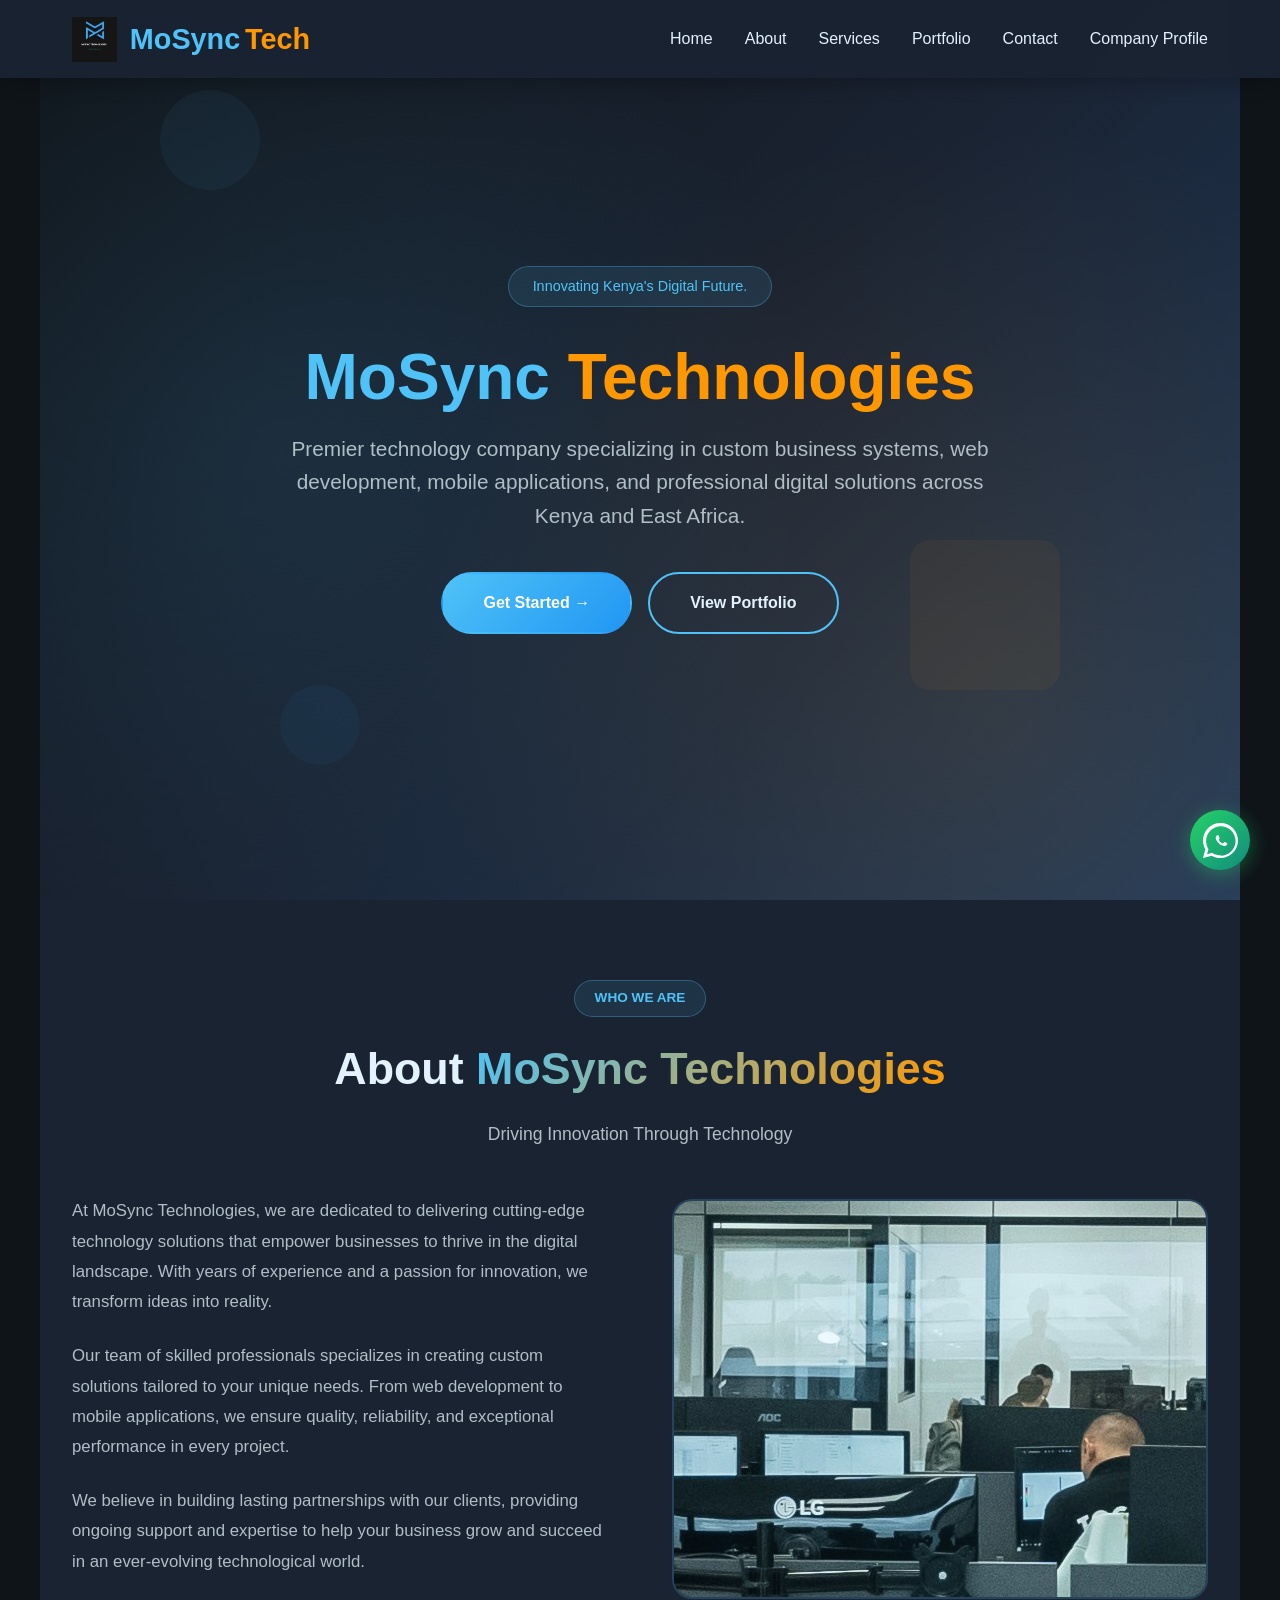
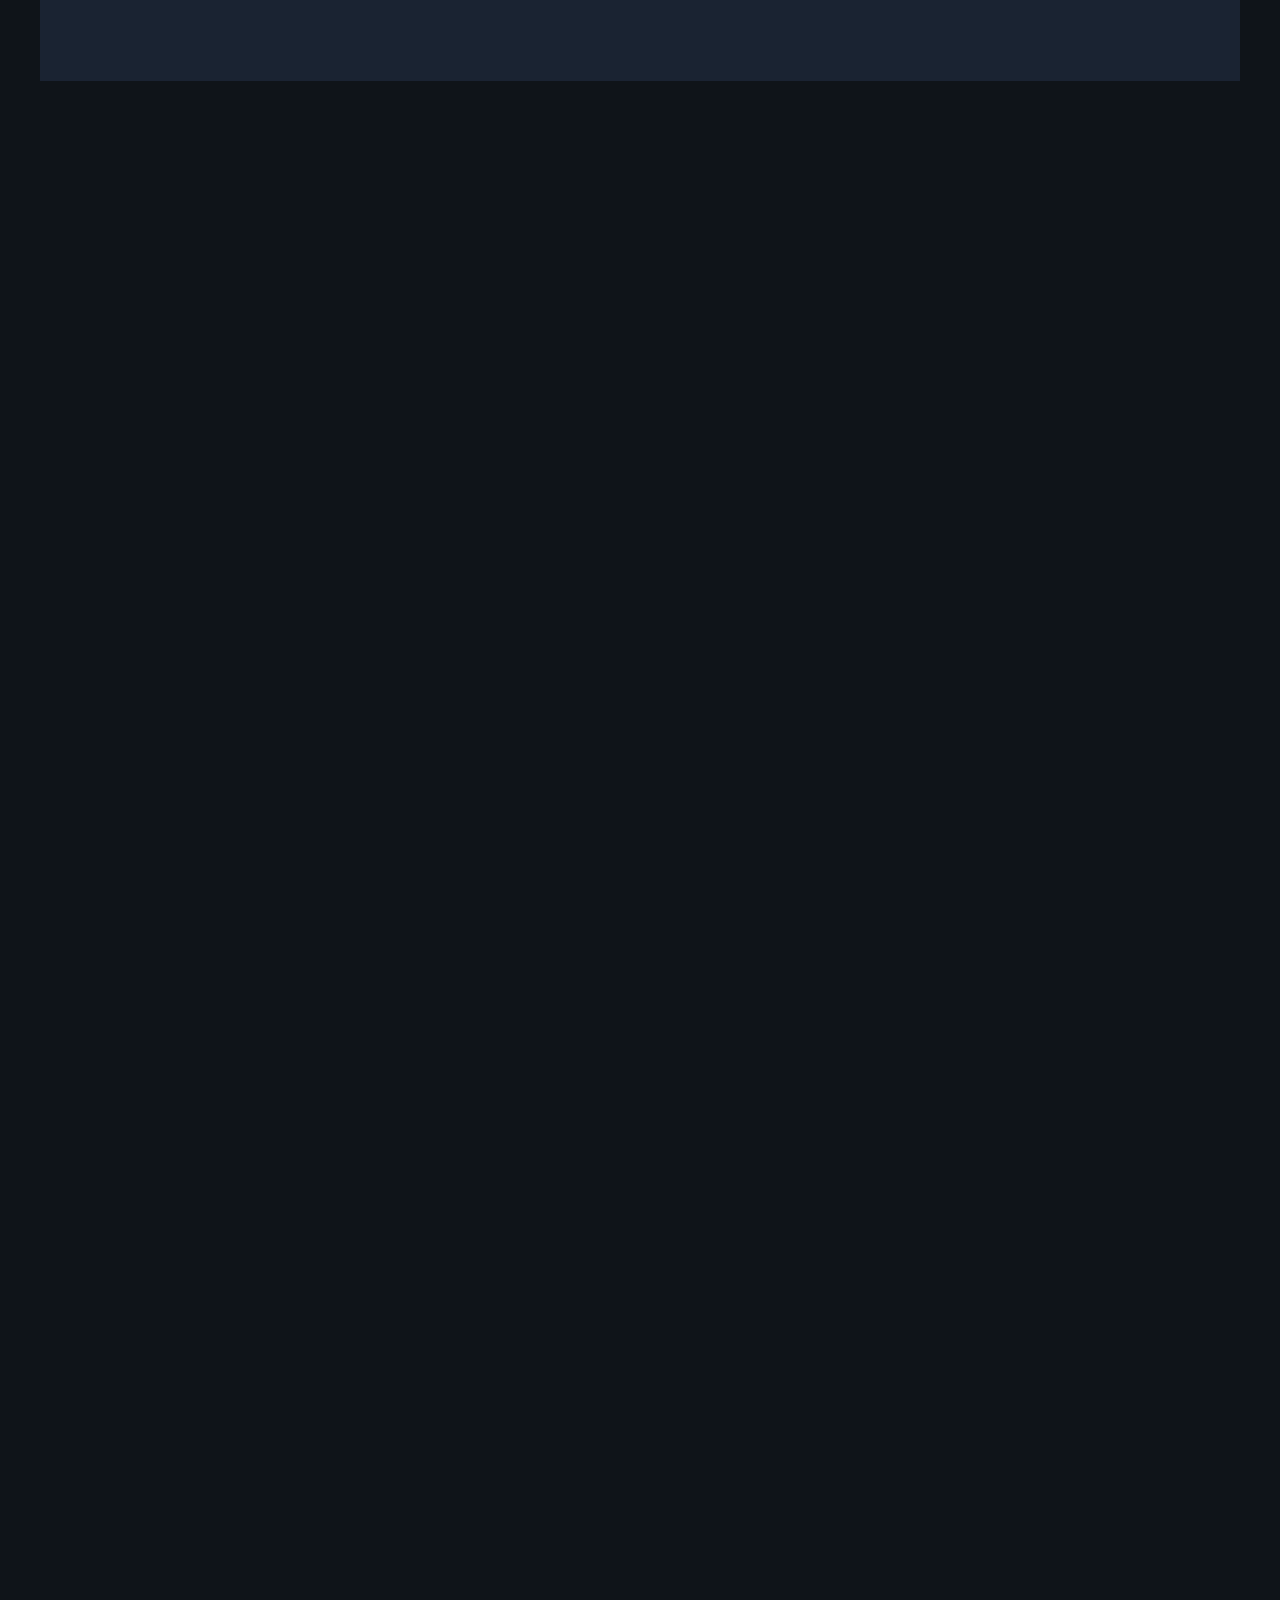
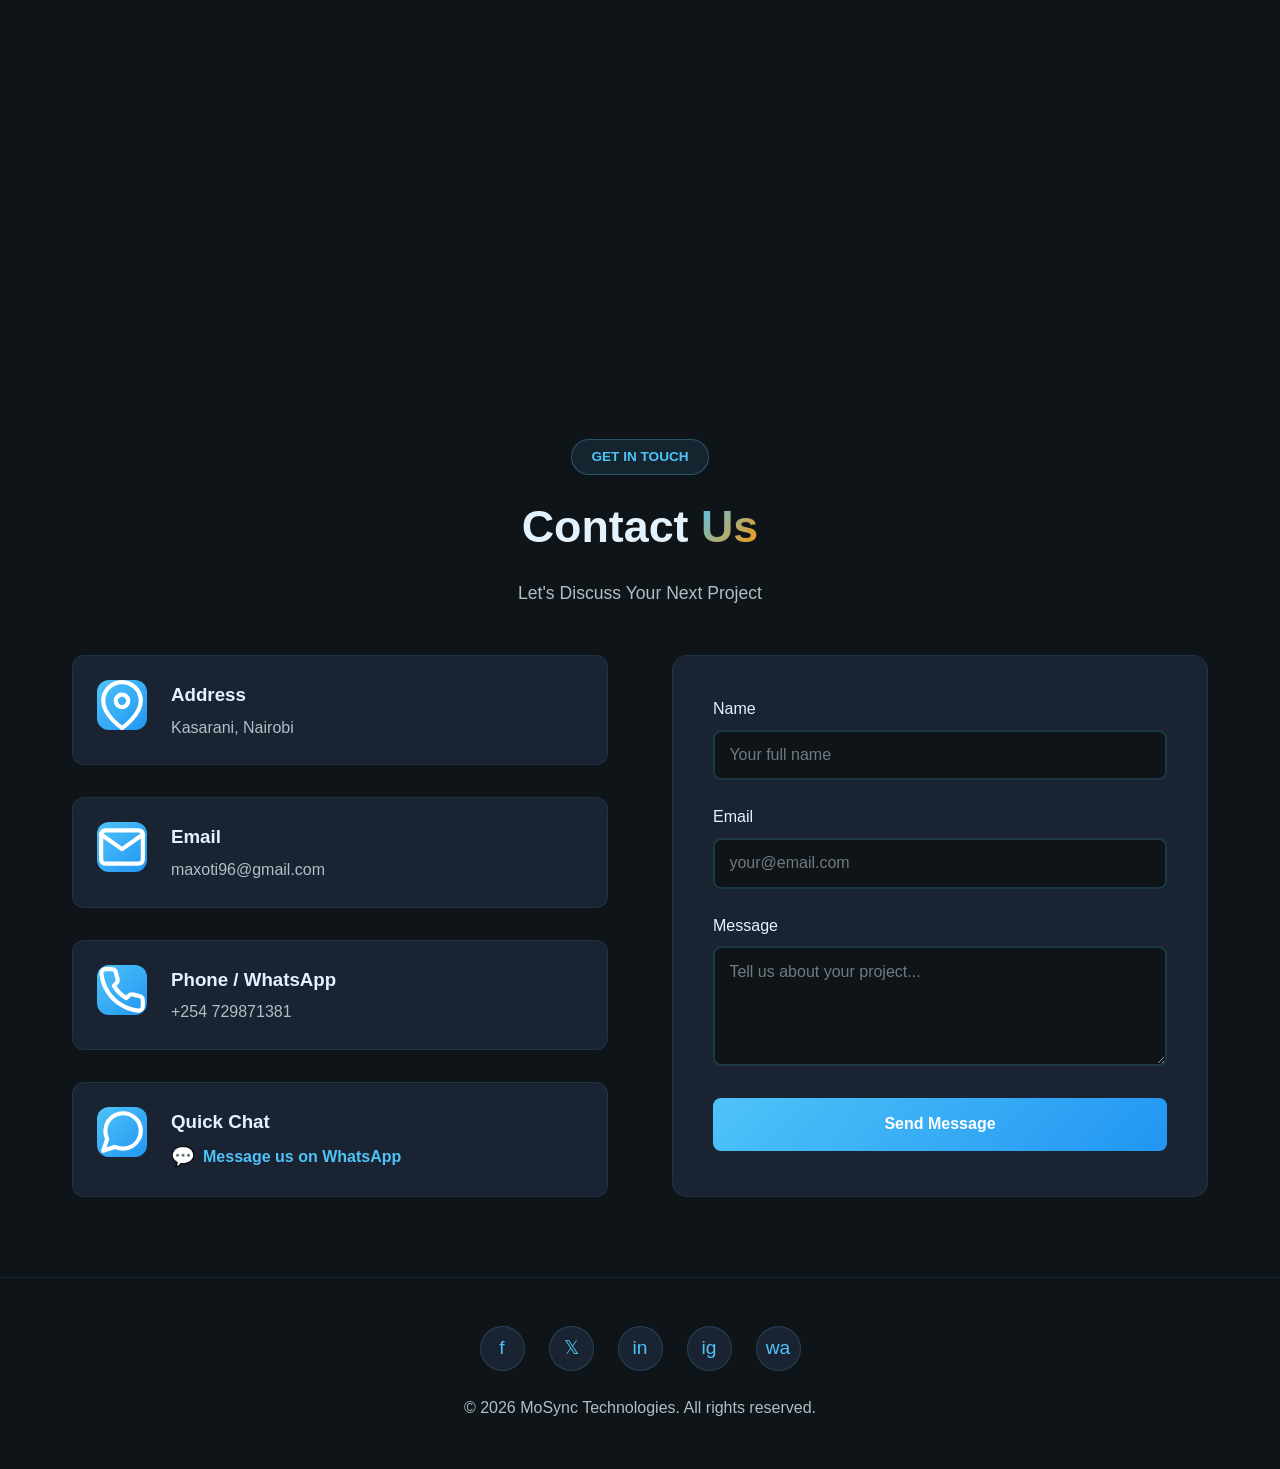
<file: index.html>
<!DOCTYPE html>
<html lang="en">
<head>
    <meta charset="UTF-8">
    <meta name="viewport" content="width=device-width, initial-scale=1.0">
    <meta name="description" content="MoSync Technologies - Premier technology company specializing in custom business systems like E-Commerce web development in Kenya.">
    <meta name="keywords" content="web development, Kenya, technology solutions, custom software">
    <title>MoSync Technologies - Innovative Tech Solutions</title>
    <link rel="icon" type="image/png" href="images/portfolio/logo.png">
    <link rel="stylesheet" href="style.css">
</head>
<body>
    <!-- Navigation -->
    <nav id="navbar">
        <div class="nav-container">
            <a href="#home" class="logo">
                <img src="images/portfolio/logo.png" alt="MoSync Technologies Logo">
                <div class="logo-text">
                    <span>MoSync</span>
                    <span>Tech</span>
                </div>
            </a>
            <ul class="nav-links" id="navLinks">
                <li><a href="#home">Home</a></li>
                <li><a href="#about">About</a></li>
                <li><a href="#services">Services</a></li>
                <li><a href="#portfolio">Portfolio</a></li>
                <li><a href="#contact">Contact</a></li>
                <li><a href="company-profile.html">Company Profile</a></li>
            </ul>
            <div class="menu-toggle" id="menuToggle">
                <span></span>
                <span></span>
                <span></span>
            </div>
        </div>
    </nav>

    <!-- Hero Section -->
    <section class="hero" id="home">
        <div class="shape"></div>
        <div class="shape"></div>
        <div class="shape"></div>

        <div class="hero-content">
            <div class="hero-badge">
                Innovating Kenya's Digital Future.
            </div>
            <h1>
                <span class="highlight-cyan">MoSync</span>
                <span class="highlight-orange">Technologies</span>
            </h1>
            <p>Premier technology company specializing in custom business systems, web development, mobile applications, and professional digital solutions across Kenya and East Africa.</p>
            <div class="hero-buttons">
                <a href="#contact" class="btn btn-primary">Get Started →</a>
                <a href="#portfolio" class="btn btn-secondary">View Portfolio</a>
            </div>
        </div>
    </section>

    <!-- About Section -->
    <section id="about">
        <div style="text-align: center;">
            <span class="section-badge">WHO WE ARE</span>
        </div>
        <h2 class="section-title">About <span class="highlight">MoSync Technologies</span></h2>
        <p class="section-subtitle">Driving Innovation Through Technology</p>
        <div class="about-content">
            <div class="about-text">
                <p>At MoSync Technologies, we are dedicated to delivering cutting-edge technology solutions that empower businesses to thrive in the digital landscape. With years of experience and a passion for innovation, we transform ideas into reality.</p>
                <p>Our team of skilled professionals specializes in creating custom solutions tailored to your unique needs. From web development to mobile applications, we ensure quality, reliability, and exceptional performance in every project.</p>
                <p>We believe in building lasting partnerships with our clients, providing ongoing support and expertise to help your business grow and succeed in an ever-evolving technological world.</p>
            </div>
            <div class="about-image">
                <img src="images/portfolio/unsplash.jpg" alt="MoSync Technologies Team">
            </div>
        </div>
    </section>

    <!-- Services Section -->
    <section id="services">
        <div style="text-align: center;">
            <span class="section-badge">WHAT WE DO</span>
        </div>
        <h2 class="section-title">Our <span class="highlight">Services</span></h2>
        <p class="section-subtitle">Comprehensive Solutions for Your Business</p>
        <div class="services-grid">
            <div class="service-card">
                <div class="service-icon"><svg viewBox="0 0 24 24" fill="none" stroke="currentColor" stroke-width="2" stroke-linecap="round" stroke-linejoin="round" aria-hidden="true"><polyline points="16 18 22 12 16 6"/><polyline points="8 6 2 12 8 18"/></svg></div>
                <h3>Web Development</h3>
                <p>Custom websites and web applications built with modern technologies, ensuring responsive design, optimal performance, and seamless user experience across all devices.</p>
            </div>
            <div class="service-card">
                <div class="service-icon"><svg viewBox="0 0 24 24" fill="none" stroke="currentColor" stroke-width="2" stroke-linecap="round" stroke-linejoin="round" aria-hidden="true"><circle cx="9" cy="21" r="1"/><circle cx="20" cy="21" r="1"/><path d="M1 1h4l2.68 13.39a2 2 0 0 0 2 1.61h9.72a2 2 0 0 0 2-1.61L23 6H6"/></svg></div>
                <h3>E-Commerce Solutions</h3>
                <p>Full-featured online stores with secure payment integration, inventory management, and user-friendly shopping experiences to boost your online sales.</p>
            </div>
            <div class="service-card">
                <div class="service-icon"><svg viewBox="0 0 24 24" fill="none" stroke="currentColor" stroke-width="2" stroke-linecap="round" stroke-linejoin="round" aria-hidden="true"><rect x="2" y="3" width="20" height="14" rx="2"/><line x1="8" y1="21" x2="16" y2="21"/><line x1="12" y1="17" x2="12" y2="21"/></svg></div>
                <h3>Desktop Applications</h3>
                <p>Powerful desktop software solutions & systems tailored to your business needs, offering robust functionality, data security, and seamless integration with existing systems.</p>
            </div>
        </div>
    </section>

    <!-- Portfolio Section -->
    <section id="portfolio">
        <div style="text-align: center;">
            <span class="section-badge">OUR WORK</span>
        </div>
        <h2 class="section-title">Featured <span class="highlight">Projects</span></h2>
        <p class="section-subtitle">Recent Projects We're Proud Of</p>
        <div class="portfolio-grid">

            <div class="portfolio-item">
                <img src="images/portfolio/project1.jpeg" alt="Blessed Rebecca School website" loading="lazy">
                <div class="portfolio-overlay">
                    <h3>School Website</h3>
                    <p>Full-featured school website</p>
                </div>
            </div>

            <div class="portfolio-item">
                <img src="images/portfolio/project2.jpeg" alt="Fashion store e-commerce website" loading="lazy">
                <div class="portfolio-overlay">
                    <h3>Fashion Store</h3>
                    <p>A full-featured e-commerce platform that works 24/7</p>
                </div>
            </div>

            <div class="portfolio-item">
                <img src="images/portfolio/project3.jpeg" alt="Online clothing store with product catalogue" loading="lazy">
                <div class="portfolio-overlay">
                    <h3>Online Clothing Store</h3>
                    <p>Real-time analytics web e-commerce app</p>
                </div>
            </div>

            <div class="portfolio-item">
                <img src="images/portfolio/project4.jpeg" alt="Bus booking web application" loading="lazy">
                <div class="portfolio-overlay">
                    <h3>Bus Booking App</h3>
                    <p>Cross-platform web-based solution</p>
                </div>
            </div>

            <div class="portfolio-item">
                <img src="images/portfolio/project5.png" alt="IT equipment e-commerce store" loading="lazy">
                <div class="portfolio-overlay">
                    <h3>IT Equipment Store</h3>
                    <p>Custom e-commerce web-based solution</p>
                </div>
            </div>

            <div class="portfolio-item portfolio-item--desktop">
                <img src="images/portfolio/project6.jpeg" alt="Hospital management system desktop application" loading="lazy">
                <div class="portfolio-overlay">
                    <h3>Hospital Management System</h3>
                    <p>Custom business management solution</p>
                </div>
            </div>

            <div class="portfolio-item portfolio-item--desktop">
                <img src="images/portfolio/project7.jpeg" alt="School fee management desktop application" loading="lazy">
                <div class="portfolio-overlay">
                    <h3>School Management System</h3>
                    <p>Full desktop app for school management</p>
                </div>
            </div>

            <div class="portfolio-item">
                <img src="images/portfolio/revisionhub.jpeg" alt="RevisionHub project" loading="lazy">
                <div class="portfolio-overlay">
                    <h3>RevisionHub</h3>
                    <p>online platform for educational content distribution and payment processing</p>
                </div>
            </div>

            <div class="portfolio-item">
                <img src="images/portfolio/edusynchub.jpeg" alt="EdusyncHub project" loading="lazy">
                <div class="portfolio-overlay">
                    <h3>EdusyncHub</h3>
                    <p>multitenant online platform for educational content distribution and payment processing</p>
                </div>
            </div>

        </div>
    </section>

    <!-- Contact Section -->
    <section id="contact">
        <div style="text-align: center;">
            <span class="section-badge">GET IN TOUCH</span>
        </div>
        <h2 class="section-title">Contact <span class="highlight">Us</span></h2>
        <p class="section-subtitle">Let's Discuss Your Next Project</p>
        <div class="contact-container">
            <div class="contact-info">
                <div class="contact-item">
                    <div class="contact-icon"><svg viewBox="0 0 24 24" fill="none" stroke="currentColor" stroke-width="2" stroke-linecap="round" stroke-linejoin="round" aria-hidden="true"><path d="M21 10c0 7-9 13-9 13s-9-6-9-13a9 9 0 0 1 18 0z"/><circle cx="12" cy="10" r="3"/></svg></div>
                    <div>
                        <h3>Address</h3>
                        <p>Kasarani, Nairobi</p>
                    </div>
                </div>
                <div class="contact-item">
                    <div class="contact-icon"><svg viewBox="0 0 24 24" fill="none" stroke="currentColor" stroke-width="2" stroke-linecap="round" stroke-linejoin="round" aria-hidden="true"><path d="M4 4h16c1.1 0 2 .9 2 2v12c0 1.1-.9 2-2 2H4c-1.1 0-2-.9-2-2V6c0-1.1.9-2 2-2z"/><polyline points="22,6 12,13 2,6"/></svg></div>
                    <div>
                        <h3>Email</h3>
                        <p>maxoti96@gmail.com</p>
                    </div>
                </div>
                <div class="contact-item">
                    <div class="contact-icon"><svg viewBox="0 0 24 24" fill="none" stroke="currentColor" stroke-width="2" stroke-linecap="round" stroke-linejoin="round" aria-hidden="true"><path d="M22 16.92v3a2 2 0 0 1-2.18 2 19.79 19.79 0 0 1-8.63-3.07 19.5 19.5 0 0 1-6-6 19.79 19.79 0 0 1-3.07-8.67A2 2 0 0 1 4.11 2h3a2 2 0 0 1 2 1.72c.127.96.361 1.903.7 2.81a2 2 0 0 1-.45 2.11L8.09 9.91a16 16 0 0 0 6 6l1.27-1.27a2 2 0 0 1 2.11-.45c.907.339 1.85.573 2.81.7A2 2 0 0 1 22 16.92z"/></svg></div>
                    <div>
                        <h3>Phone / WhatsApp</h3>
                        <p>+254 729871381</p>
                    </div>
                </div>
                <div class="contact-item">
                    <div class="contact-icon"><svg viewBox="0 0 24 24" fill="none" stroke="currentColor" stroke-width="2" stroke-linecap="round" stroke-linejoin="round" aria-hidden="true"><path d="M21 11.5a8.38 8.38 0 0 1-.9 3.8 8.5 8.5 0 0 1-7.6 4.7 8.38 8.38 0 0 1-3.8-.9L3 21l1.9-5.7a8.38 8.38 0 0 1-.9-3.8 8.5 8.5 0 0 1 4.7-7.6 8.38 8.38 0 0 1 3.8-.9h.5a8.48 8.48 0 0 1 8 8v.5z"/></svg></div>
                    <div>
                        <h3>Quick Chat</h3>
                        <p><a href="https://wa.me/254729871381?text=Hello%20MoSync%20Technologies!%20I'm%20interested%20in%20your%20services." target="_blank" rel="noopener" class="whatsapp-link">Message us on WhatsApp</a></p>
                    </div>
                </div>
            </div>
            <form class="contact-form" id="contactForm">
                <div class="form-group">
                    <label for="name">Name</label>
                    <input type="text" id="name" name="name" required placeholder="Your full name">
                </div>
                <div class="form-group">
                    <label for="email">Email</label>
                    <input type="email" id="email" name="email" required placeholder="your@email.com">
                </div>
                <div class="form-group">
                    <label for="message">Message</label>
                    <textarea id="message" name="message" required placeholder="Tell us about your project..."></textarea>
                </div>
                <button type="submit" class="submit-btn">Send Message</button>
            </form>
        </div>
    </section>

    <!-- Footer -->
    <footer>
        <div class="social-links">
            <a href="#" title="Facebook" aria-label="Facebook">f</a>
            <a href="#" title="Twitter" aria-label="Twitter">𝕏</a>
            <a href="#" title="LinkedIn" aria-label="LinkedIn">in</a>
            <a href="#" title="Instagram" aria-label="Instagram">ig</a>
            <a href="https://wa.me/254729871381" title="WhatsApp" aria-label="WhatsApp" target="_blank" rel="noopener">wa</a>
        </div>
        <p>&copy; 2026 MoSync Technologies. All rights reserved.</p>
    </footer>

    <!-- Floating WhatsApp Button -->
    <a href="https://wa.me/254729871381?text=Hello%20MoSync%20Technologies!%20I'm%20interested%20in%20your%20services."
       class="whatsapp-float"
       target="_blank"
       rel="noopener"
       aria-label="Chat on WhatsApp">
        <svg viewBox="0 0 32 32" class="whatsapp-icon">
            <path fill="currentColor" d="M16 0c-8.837 0-16 7.163-16 16 0 2.825 0.737 5.607 2.137 8.048l-2.137 7.952 7.933-2.127c2.42 1.37 5.173 2.127 8.067 2.127 8.837 0 16-7.163 16-16s-7.163-16-16-16zM16 29.467c-2.482 0-4.908-0.646-7.07-1.87l-0.507-0.292-4.713 1.262 1.262-4.669-0.292-0.508c-1.207-2.100-1.847-4.507-1.847-6.957 0-7.384 6.083-13.467 13.467-13.467s13.467 6.083 13.467 13.467-6.083 13.467-13.467 13.467zM21.7 18.217c-0.261-0.13-1.533-0.756-1.771-0.844-0.238-0.087-0.411-0.13-0.585 0.13s-0.672 0.844-0.824 1.018c-0.152 0.174-0.304 0.196-0.565 0.065s-1.101-0.406-2.096-1.294c-0.776-0.692-1.3-1.547-1.453-1.807s-0.017-0.402 0.114-0.533c0.117-0.116 0.261-0.304 0.391-0.456s0.174-0.261 0.261-0.435c0.087-0.174 0.043-0.326-0.022-0.456s-0.585-1.411-0.802-1.933c-0.211-0.509-0.426-0.44-0.585-0.448-0.152-0.008-0.326-0.009-0.5-0.009s-0.456 0.065-0.694 0.326c-0.239 0.261-0.911 0.889-0.911 2.168s0.933 2.516 1.063 2.688c0.13 0.174 1.837 2.806 4.45 3.935 0.622 0.269 1.107 0.43 1.485 0.551 0.624 0.198 1.192 0.171 1.641 0.104 0.5-0.076 1.533-0.628 1.75-1.235s0.217-1.127 0.152-1.235c-0.065-0.109-0.239-0.174-0.5-0.304z"/>
        </svg>
    </a>

    <script src="script.js"></script>
</body>
</html>
</file>
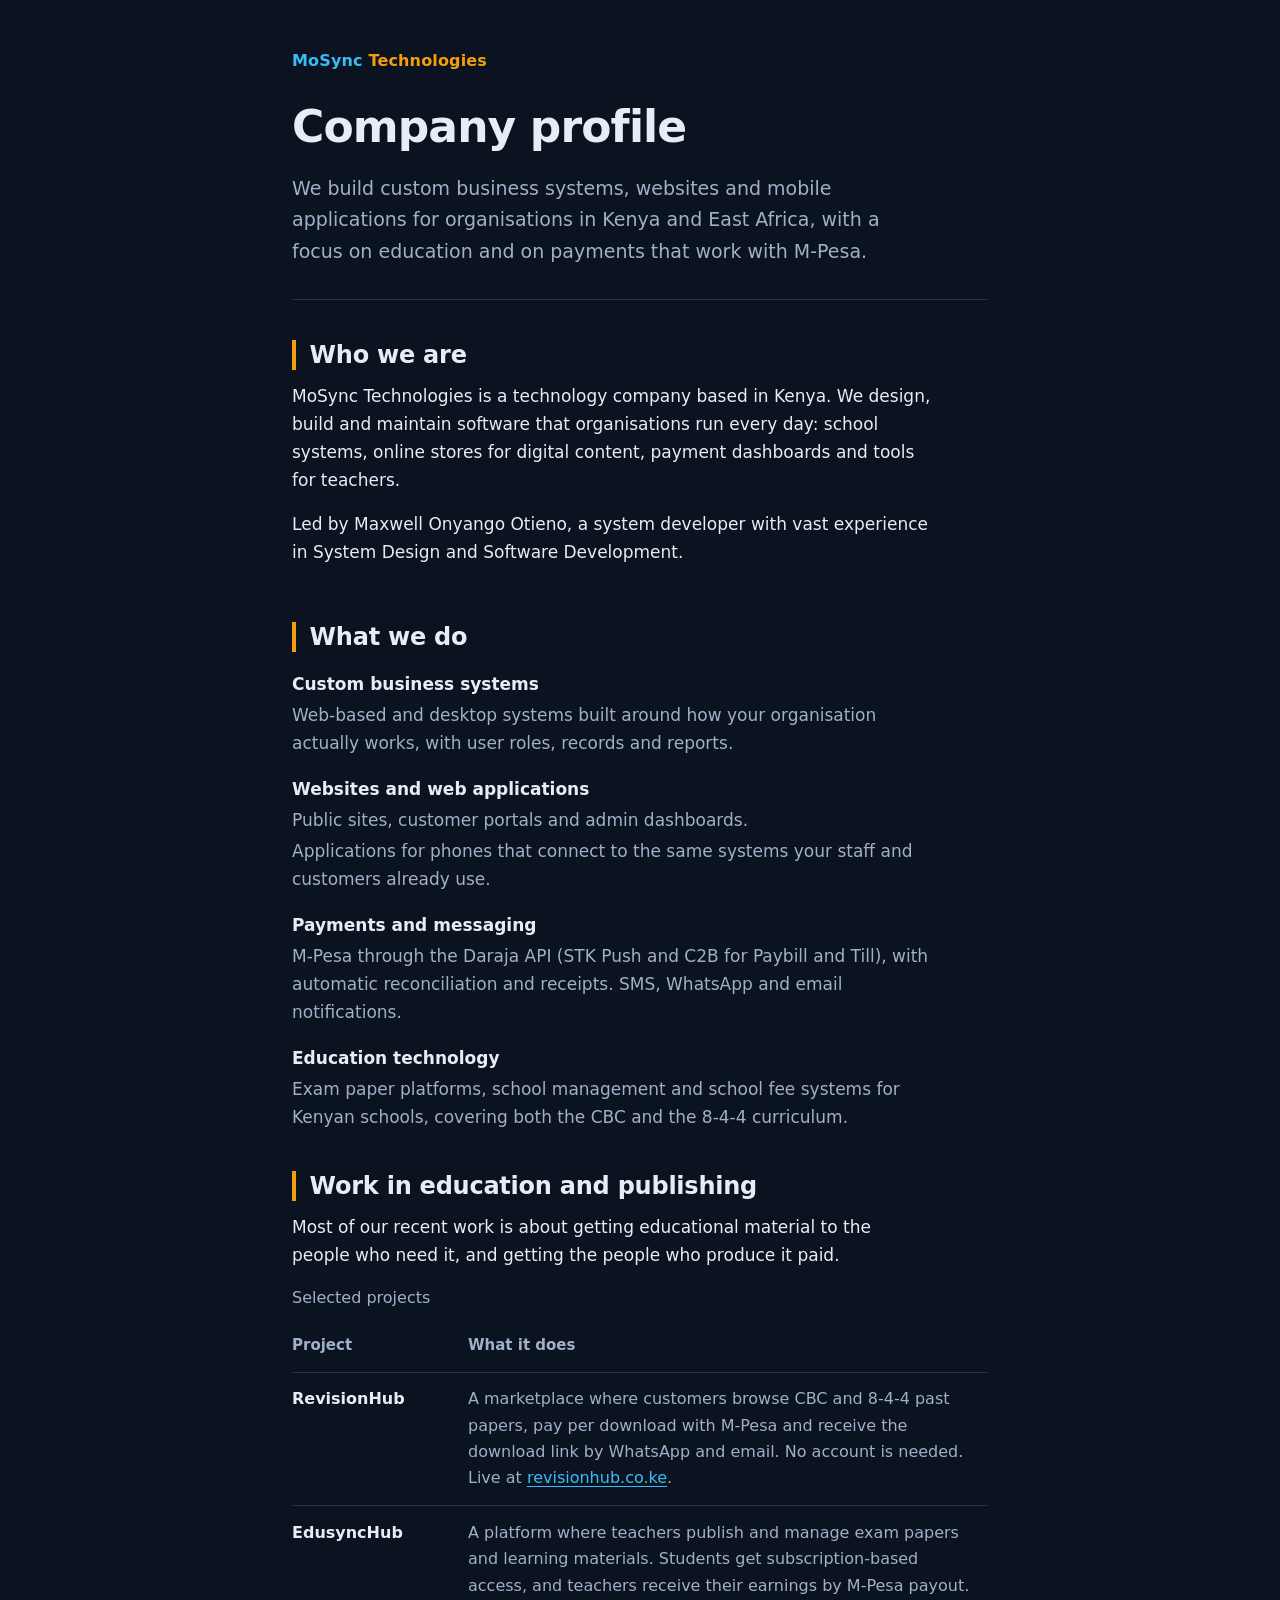
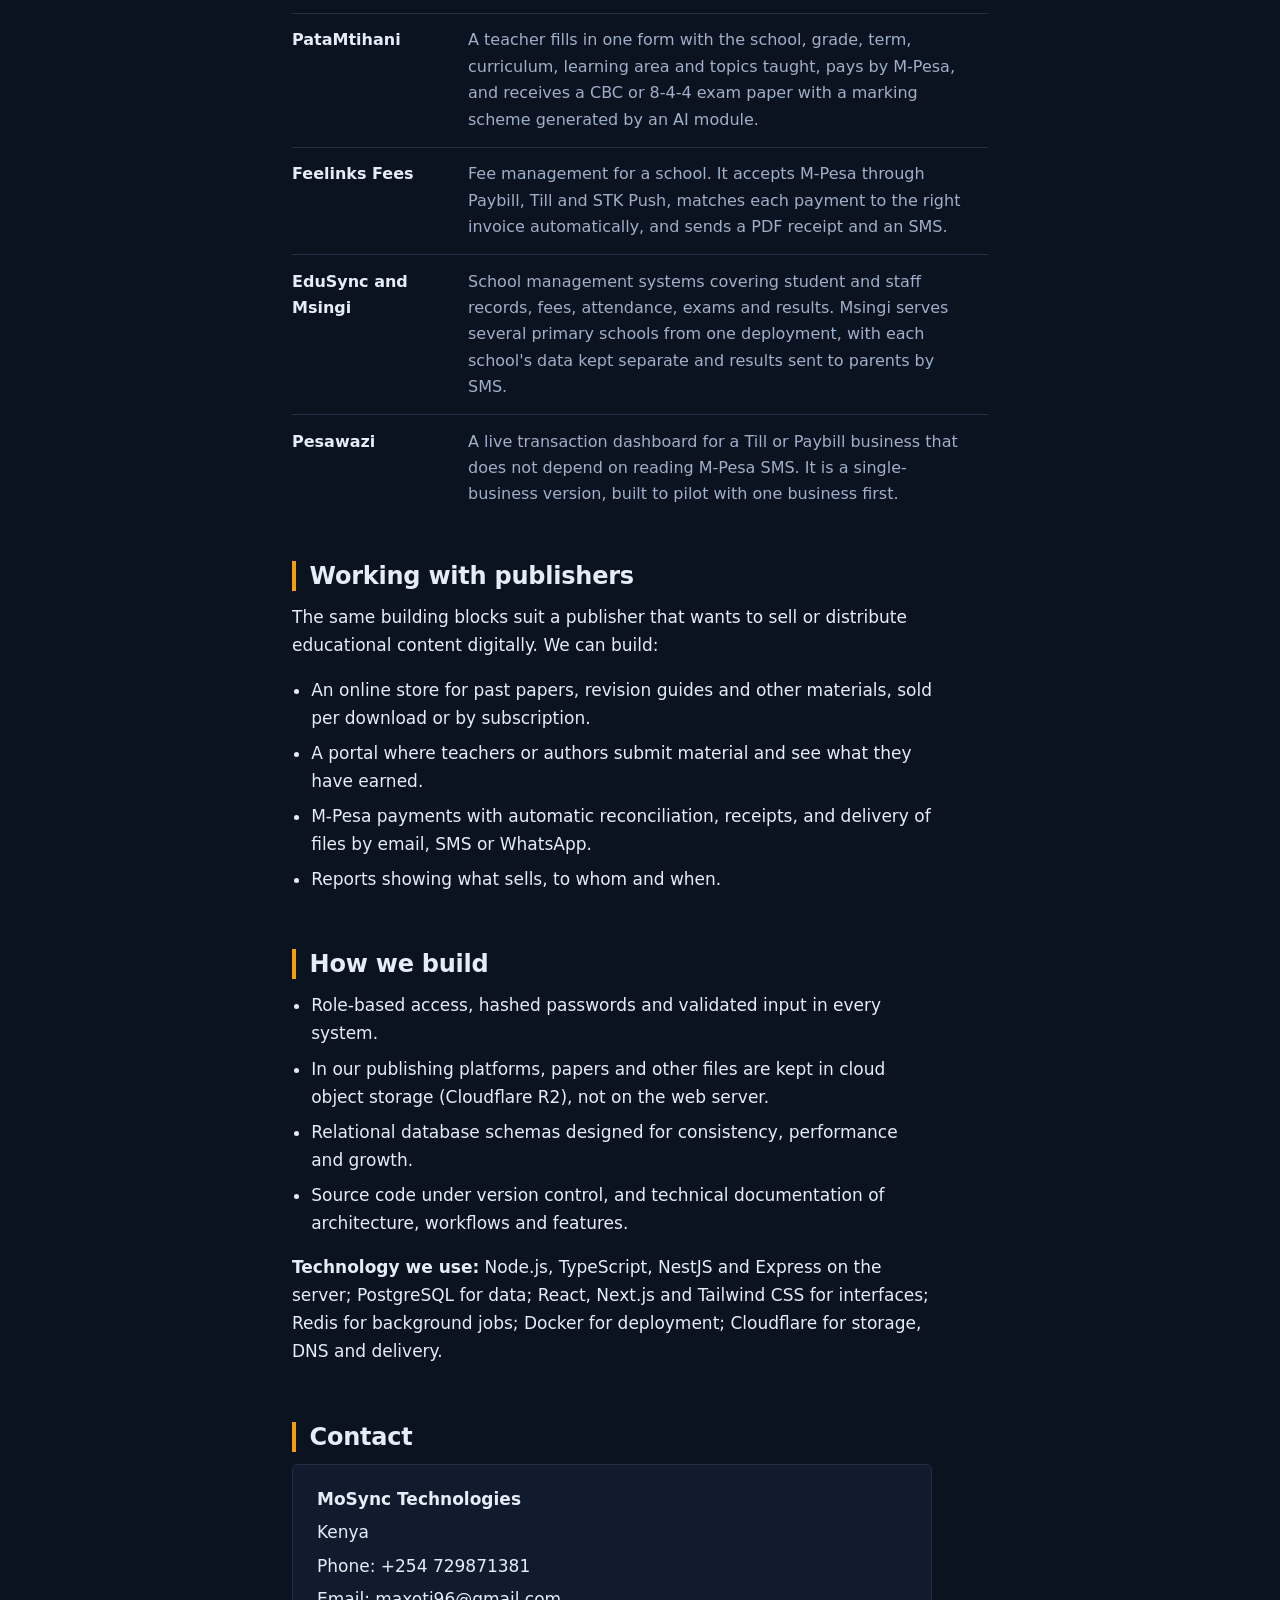
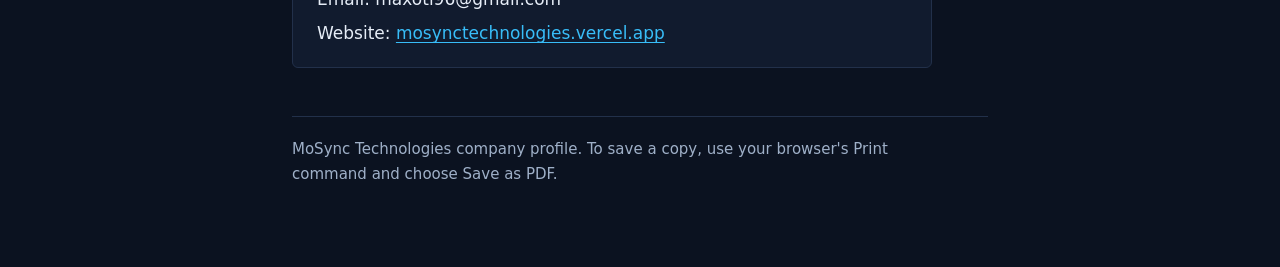
<file: company-profile.html>
<!DOCTYPE html>
<html lang="en">
<head>
<meta charset="utf-8">
<meta name="viewport" content="width=device-width, initial-scale=1">
<title>MoSync Technologies company profile</title>
<meta name="description" content="Company profile of MoSync Technologies: custom business systems, web development, mobile applications and education technology across Kenya and East Africa.">
<!--
  TODO before publishing:
  1. Replace the three bracketed contact details in the Contact section.
  2. Confirm that the "Led by" line in "Who we are" is how you want to be named.
  3. Optional: swap the text wordmark in the header for your logo image.
-->
<style>
  :root {
    --bg: #0b1220;
    --panel: #111b2e;
    --line: #22304a;
    --text: #e6edf7;
    --muted: #9fb0c8;
    --blue: #38bdf8;
    --orange: #f59e0b;
  }
  * { box-sizing: border-box; }
  html { -webkit-text-size-adjust: 100%; }
  body {
    margin: 0;
    background: var(--bg);
    color: var(--text);
    font-family: Inter, system-ui, -apple-system, "Segoe UI", Roboto, "Helvetica Neue", Arial, sans-serif;
    font-size: 1.0625rem;
    line-height: 1.65;
  }
  a { color: var(--blue); text-underline-offset: 3px; }
  a:hover { color: var(--orange); }
  a:focus-visible { outline: 3px solid var(--orange); outline-offset: 3px; border-radius: 2px; }

  .page { max-width: 46rem; margin: 0 auto; padding: 3rem 1.25rem 4rem; }

  header { padding-bottom: 2rem; border-bottom: 1px solid var(--line); }
  .wordmark { margin: 0; font-size: 1rem; font-weight: 700; letter-spacing: 0.01em; }
  .wordmark .a { color: var(--blue); }
  .wordmark .b { color: var(--orange); }
  h1 {
    margin: 1.75rem 0 0;
    font-size: clamp(2rem, 5vw, 2.75rem);
    line-height: 1.15;
    font-weight: 750;
    letter-spacing: -0.02em;
  }
  .lede { margin: 1.25rem 0 0; font-size: 1.1875rem; color: var(--muted); max-width: 38rem; }

  section { padding-top: 2.5rem; }
  h2 {
    margin: 0 0 0.75rem;
    font-size: 1.5rem;
    line-height: 1.25;
    letter-spacing: -0.01em;
    padding-left: 0.85rem;
    border-left: 4px solid var(--orange);
  }
  p { margin: 0 0 1rem; max-width: 40rem; }

  dl { margin: 0; }
  dt { font-weight: 650; margin-top: 1.1rem; }
  dd { margin: 0.2rem 0 0; color: var(--muted); max-width: 40rem; }

  ul.plain { margin: 0 0 1rem; padding-left: 1.2rem; max-width: 40rem; }
  ul.plain li { margin-bottom: 0.45rem; }

  table { width: 100%; border-collapse: collapse; margin-top: 1rem; font-size: 1rem; }
  caption { text-align: left; color: var(--muted); padding-bottom: 0.5rem; }
  th, td { text-align: left; vertical-align: top; padding: 0.85rem 0.75rem 0.85rem 0; border-top: 1px solid var(--line); }
  thead th { color: var(--muted); font-weight: 600; font-size: 0.9375rem; border-top: 0; border-bottom: 1px solid var(--line); }
  tbody th { width: 11rem; font-weight: 650; }
  td { color: var(--muted); }

  .contact { background: var(--panel); border: 1px solid var(--line); border-radius: 6px; padding: 1.25rem 1.5rem; max-width: 40rem; }
  .contact p { margin: 0 0 0.35rem; }
  .contact p:last-child { margin-bottom: 0; }

  footer { margin-top: 3rem; padding-top: 1.25rem; border-top: 1px solid var(--line); color: var(--muted); font-size: 0.9375rem; }

  @media (max-width: 40rem) {
    .page { padding-top: 2rem; }
    table, tbody, tr, th, td { display: block; }
    thead { position: absolute; left: -9999px; }
    tbody th { width: auto; padding-bottom: 0.1rem; border-top: 1px solid var(--line); }
    td { border-top: 0; padding-top: 0; padding-bottom: 0.9rem; }
  }

  @media print {
    :root { --bg: #fff; --panel: #f4f6f9; --line: #cbd2dc; --text: #111; --muted: #333; --blue: #0b5f8a; --orange: #b45309; }
    body { font-size: 11pt; }
    .page { padding: 0; max-width: none; }
    a { color: inherit; }
    section, table, tr { break-inside: avoid; }
  }
</style>
</head>
<body>
<div class="page">

  <header>
    <p class="wordmark"><span class="a">MoSync</span> <span class="b">Technologies</span></p>
    <h1>Company profile</h1>
    <p class="lede">We build custom business systems, websites and mobile applications for organisations in Kenya and East Africa, with a focus on education and on payments that work with M-Pesa.</p>
  </header>

  <main>
    <section aria-labelledby="who">
      <h2 id="who">Who we are</h2>
      <p>MoSync Technologies is a technology company based in Kenya. We design, build and maintain software that organisations run every day: school systems, online stores for digital content, payment dashboards and tools for teachers.</p>
      <p>Led by Maxwell Onyango Otieno, a system developer with vast experience in System Design and Software Development.</p>
    </section>

    <section aria-labelledby="what">
      <h2 id="what">What we do</h2>
      <dl>
        <dt>Custom business systems</dt>
        <dd>Web-based and desktop systems built around how your organisation actually works, with user roles, records and reports.</dd>
        <dt>Websites and web applications</dt>
        <dd>Public sites, customer portals and admin dashboards.</dd>
        <dd>Applications for phones that connect to the same systems your staff and customers already use.</dd>
        <dt>Payments and messaging</dt>
        <dd>M-Pesa through the Daraja API (STK Push and C2B for Paybill and Till), with automatic reconciliation and receipts. SMS, WhatsApp and email notifications.</dd>
        <dt>Education technology</dt>
        <dd>Exam paper platforms, school management and school fee systems for Kenyan schools, covering both the CBC and the 8-4-4 curriculum.</dd>
      </dl>
    </section>

    <section aria-labelledby="work">
      <h2 id="work">Work in education and publishing</h2>
      <p>Most of our recent work is about getting educational material to the people who need it, and getting the people who produce it paid.</p>
      <table>
        <caption>Selected projects</caption>
        <thead>
          <tr><th scope="col">Project</th><th scope="col">What it does</th></tr>
        </thead>
        <tbody>
          <tr>
            <th scope="row">RevisionHub</th>
            <td>A marketplace where customers browse CBC and 8-4-4 past papers, pay per download with M-Pesa and receive the download link by WhatsApp and email. No account is needed. Live at <a href="https://revisionhub.co.ke/">revisionhub.co.ke</a>.</td>
          </tr>
          <tr>
            <th scope="row">EdusyncHub</th>
            <td>A platform where teachers publish and manage exam papers and learning materials. Students get subscription-based access, and teachers receive their earnings by M-Pesa payout.</td>
          </tr>
          <tr>
            <th scope="row">PataMtihani</th>
            <td>A teacher fills in one form with the school, grade, term, curriculum, learning area and topics taught, pays by M-Pesa, and receives a CBC or 8-4-4 exam paper with a marking scheme generated by an AI module.</td>
          </tr>
          <tr>
            <th scope="row">Feelinks Fees</th>
            <td>Fee management for a school. It accepts M-Pesa through Paybill, Till and STK Push, matches each payment to the right invoice automatically, and sends a PDF receipt and an SMS.</td>
          </tr>
          <tr>
            <th scope="row">EduSync and Msingi</th>
            <td>School management systems covering student and staff records, fees, attendance, exams and results. Msingi serves several primary schools from one deployment, with each school's data kept separate and results sent to parents by SMS.</td>
          </tr>
          <tr>
            <th scope="row">Pesawazi</th>
            <td>A live transaction dashboard for a Till or Paybill business that does not depend on reading M-Pesa SMS. It is a single-business version, built to pilot with one business first.</td>
          </tr>
        </tbody>
      </table>
    </section>

    <section aria-labelledby="publishers">
      <h2 id="publishers">Working with publishers</h2>
      <p>The same building blocks suit a publisher that wants to sell or distribute educational content digitally. We can build:</p>
      <ul class="plain">
        <li>An online store for past papers, revision guides and other materials, sold per download or by subscription.</li>
        <li>A portal where teachers or authors submit material and see what they have earned.</li>
        <li>M-Pesa payments with automatic reconciliation, receipts, and delivery of files by email, SMS or WhatsApp.</li>
        <li>Reports showing what sells, to whom and when.</li>
      </ul>
    </section>

    <section aria-labelledby="how">
      <h2 id="how">How we build</h2>
      <ul class="plain">
        <li>Role-based access, hashed passwords and validated input in every system.</li>
        <li>In our publishing platforms, papers and other files are kept in cloud object storage (Cloudflare R2), not on the web server.</li>
        <li>Relational database schemas designed for consistency, performance and growth.</li>
        <li>Source code under version control, and technical documentation of architecture, workflows and features.</li>
      </ul>
      <p><strong>Technology we use:</strong> Node.js, TypeScript, NestJS and Express on the server; PostgreSQL for data; React, Next.js and Tailwind CSS for interfaces; Redis for background jobs; Docker for deployment; Cloudflare for storage, DNS and delivery.</p>
    </section>

    <section aria-labelledby="contact">
      <h2 id="contact">Contact</h2>
      <div class="contact">
        <p><strong>MoSync Technologies</strong></p>
        <p>Kenya</p>
        <p>Phone: +254 729871381</p>
        <p>Email: maxoti96@gmail.com</p>
        <p>Website: <a href="https://mosynctechnologies.vercel.app/">mosynctechnologies.vercel.app</a></p>
      </div>
    </section>
  </main>

  <footer>
    <p>MoSync Technologies company profile. To save a copy, use your browser's Print command and choose Save as PDF.</p>
  </footer>

</div>
</body>
</html>
</file>
<file: style.css>
/* ===========================
   MoSync Technologies Stylesheet
   =========================== */

/* Reset & Variables */
* {
    margin: 0;
    padding: 0;
    box-sizing: border-box;
}

:root {
    --primary-cyan: #4FC3F7;
    --primary-blue: #2196F3;
    --accent-orange: #FF9800;
    --dark-navy: #1a2332;
    --darker-navy: #0f1419;
    --light-text: #E3F2FD;
    --gray-text: #B0BEC5;
}

body {
    font-family: 'Segoe UI', Tahoma, Geneva, Verdana, sans-serif;
    line-height: 1.6;
    color: var(--light-text);
    background: var(--darker-navy);
    overflow-x: hidden;
}

/* ===========================
   Navigation
   =========================== */
nav {
    position: fixed;
    top: 0;
    width: 100%;
    background: rgba(26, 35, 50, 0.95);
    backdrop-filter: blur(10px);
    box-shadow: 0 2px 20px rgba(0,0,0,0.3);
    z-index: 1000;
    transition: all 0.3s ease;
}

nav.scrolled {
    background: rgba(15, 20, 25, 0.98);
    box-shadow: 0 4px 30px rgba(79, 195, 247, 0.1);
}

.nav-container {
    max-width: 1200px;
    margin: 0 auto;
    display: flex;
    justify-content: space-between;
    align-items: center;
    padding: 1rem 2rem;
}

.logo {
    display: flex;
    align-items: center;
    gap: 0.8rem;
    text-decoration: none;
}

.logo img {
    height: 45px;
    width: auto;
    transition: transform 0.3s ease;
}

.logo:hover img {
    transform: scale(1.05);
}

.logo-text {
    display: flex;
    gap: 0.3rem;
    font-size: 1.8rem;
    font-weight: bold;
}

.logo-text span:first-child {
    color: var(--primary-cyan);
}

.logo-text span:last-child {
    color: var(--accent-orange);
}

.nav-links {
    display: flex;
    list-style: none;
    gap: 2rem;
}

.nav-links a {
    text-decoration: none;
    color: var(--light-text);
    font-weight: 500;
    transition: color 0.3s ease;
    position: relative;
}

.nav-links a:hover {
    color: var(--primary-cyan);
}

.nav-links a:after {
    content: '';
    position: absolute;
    bottom: -5px;
    left: 0;
    width: 0;
    height: 2px;
    background: linear-gradient(90deg, var(--primary-cyan), var(--accent-orange));
    transition: width 0.3s ease;
}

.nav-links a:hover:after {
    width: 100%;
}

.menu-toggle {
    display: none;
    flex-direction: column;
    cursor: pointer;
    gap: 5px;
}

.menu-toggle span {
    width: 25px;
    height: 3px;
    background: var(--primary-cyan);
    transition: 0.3s;
}

/* ===========================
   Hero Section
   =========================== */
.hero {
    min-height: 100vh;
    background: linear-gradient(135deg, var(--darker-navy) 0%, var(--dark-navy) 50%, #1e3a5f 100%);
    display: flex;
    align-items: center;
    justify-content: center;
    text-align: center;
    color: white;
    position: relative;
    overflow: hidden;
    padding: 2rem;
}

.hero::before {
    content: '';
    position: absolute;
    top: 0;
    left: 0;
    right: 0;
    bottom: 0;
    background: 
        radial-gradient(circle at 20% 50%, rgba(79, 195, 247, 0.1) 0%, transparent 50%),
        radial-gradient(circle at 80% 80%, rgba(255, 152, 0, 0.1) 0%, transparent 50%);
    pointer-events: none;
}

.hero-content {
    z-index: 2;
    max-width: 900px;
    animation: fadeInUp 1s ease;
}

.hero-badge {
    display: inline-flex;
    align-items: center;
    gap: 0.5rem;
    background: rgba(79, 195, 247, 0.1);
    border: 1px solid rgba(79, 195, 247, 0.3);
    padding: 0.5rem 1.5rem;
    border-radius: 50px;
    margin-bottom: 2rem;
    color: var(--primary-cyan);
    font-size: 0.9rem;
}

.hero h1 {
    font-size: 4rem;
    margin-bottom: 1rem;
    line-height: 1.2;
}

.hero h1 .highlight-cyan {
    color: var(--primary-cyan);
}

.hero h1 .highlight-orange {
    color: var(--accent-orange);
}

.hero p {
    font-size: 1.3rem;
    margin-bottom: 2.5rem;
    color: var(--gray-text);
    max-width: 700px;
    margin-left: auto;
    margin-right: auto;
}

.hero-buttons {
    display: flex;
    gap: 1rem;
    justify-content: center;
    flex-wrap: wrap;
}

.btn {
    display: inline-flex;
    align-items: center;
    gap: 0.5rem;
    padding: 1rem 2.5rem;
    text-decoration: none;
    border-radius: 50px;
    font-weight: 600;
    transition: all 0.3s ease;
    border: 2px solid transparent;
}

.btn-primary {
    background: linear-gradient(135deg, var(--primary-cyan), var(--primary-blue));
    color: white;
}

.btn-primary:hover {
    transform: translateY(-3px);
    box-shadow: 0 10px 30px rgba(79, 195, 247, 0.4);
}

.btn-secondary {
    background: transparent;
    color: var(--light-text);
    border: 2px solid var(--primary-cyan);
}

.btn-secondary:hover {
    background: rgba(79, 195, 247, 0.1);
    transform: translateY(-3px);
}

/* Floating shapes */
.shape {
    position: absolute;
    opacity: 0.05;
    animation: float 20s infinite ease-in-out;
}

.shape:nth-child(1) { 
    top: 10%; 
    left: 10%; 
    width: 100px; 
    height: 100px; 
    background: var(--primary-cyan); 
    border-radius: 50%;
    animation-delay: 0s; 
}
.shape:nth-child(2) { 
    top: 60%; 
    right: 15%; 
    width: 150px; 
    height: 150px; 
    background: var(--accent-orange); 
    border-radius: 20px;
    animation-delay: 3s; 
}
.shape:nth-child(3) { 
    bottom: 15%; 
    left: 20%; 
    width: 80px; 
    height: 80px; 
    background: var(--primary-blue); 
    border-radius: 50%;
    animation-delay: 6s; 
}

/* ===========================
   Section Styles
   =========================== */
section {
    padding: 5rem 2rem;
    max-width: 1200px;
    margin: 0 auto;
}

.section-badge {
    display: inline-block;
    background: rgba(79, 195, 247, 0.1);
    border: 1px solid rgba(79, 195, 247, 0.3);
    padding: 0.4rem 1.2rem;
    border-radius: 50px;
    color: var(--primary-cyan);
    font-size: 0.85rem;
    margin-bottom: 1rem;
    font-weight: 600;
}

.section-title {
    text-align: center;
    font-size: 2.8rem;
    margin-bottom: 1rem;
    color: var(--light-text);
}

.section-title .highlight {
    background: linear-gradient(135deg, var(--primary-cyan), var(--accent-orange));
    -webkit-background-clip: text;
    -webkit-text-fill-color: transparent;
    background-clip: text;
}

.section-subtitle {
    text-align: center;
    color: var(--gray-text);
    margin-bottom: 3rem;
    font-size: 1.1rem;
}

/* ===========================
   About Section
   =========================== */
#about {
    background: var(--dark-navy);
}

.about-content {
    display: grid;
    grid-template-columns: 1fr 1fr;
    gap: 4rem;
    align-items: center;
}

.about-text p {
    margin-bottom: 1.5rem;
    color: var(--gray-text);
    line-height: 1.8;
    font-size: 1.05rem;
}

.about-image {
    width: 100%;
    height: 400px;
    background: linear-gradient(135deg, rgba(79, 195, 247, 0.1) 0%, rgba(255, 152, 0, 0.1) 100%);
    border: 2px solid rgba(79, 195, 247, 0.2);
    border-radius: 20px;
    display: flex;
    align-items: center;
    justify-content: center;
    font-size: 5rem;
    position: relative;
    overflow: hidden;
}

.about-image::before {
    content: '';
    position: absolute;
    width: 200%;
    height: 200%;
    background: linear-gradient(45deg, transparent, rgba(79, 195, 247, 0.1), transparent);
    animation: shimmer 3s infinite;
}

/* ===========================
   Services Section
   =========================== */
#services {
    background: var(--darker-navy);
}

.services-grid {
    display: grid;
    grid-template-columns: repeat(auto-fit, minmax(300px, 1fr));
    gap: 2rem;
}

.service-card {
    background: var(--dark-navy);
    padding: 2.5rem;
    border-radius: 15px;
    border: 1px solid rgba(79, 195, 247, 0.1);
    transition: all 0.3s ease;
    text-align: center;
    position: relative;
    overflow: hidden;
}

.service-card::before {
    content: '';
    position: absolute;
    top: 0;
    left: 0;
    width: 100%;
    height: 3px;
    background: linear-gradient(90deg, var(--primary-cyan), var(--accent-orange));
    transform: scaleX(0);
    transition: transform 0.3s ease;
}

.service-card:hover {
    transform: translateY(-10px);
    border-color: var(--primary-cyan);
    box-shadow: 0 15px 40px rgba(79, 195, 247, 0.2);
}

.service-card:hover::before {
    transform: scaleX(1);
}

.service-icon {
    width: 70px;
    height: 70px;
    background: linear-gradient(135deg, var(--primary-cyan), var(--primary-blue));
    border-radius: 15px;
    display: flex;
    align-items: center;
    justify-content: center;
    margin: 0 auto 1.5rem;
    font-size: 2rem;
}

.service-card h3 {
    margin-bottom: 1rem;
    color: var(--light-text);
    font-size: 1.4rem;
}

.service-card p {
    color: var(--gray-text);
    line-height: 1.7;
}

/* ===========================
   Portfolio Section
   =========================== */
#portfolio {
    background: var(--dark-navy);
}

.portfolio-grid {
    display: grid;
    grid-template-columns: repeat(auto-fit, minmax(320px, 1fr));
    gap: 2rem;
}

.portfolio-item {
    position: relative;
    aspect-ratio: 16 / 10;          /* same shape for every card, replaces height: 320px */
    border-radius: 15px;
    overflow: hidden;
    cursor: pointer;
    border: 1px solid rgba(79, 195, 247, 0.1);
    background: #fff;
}

.portfolio-item img {
    display: block;
    width: 100%;
    height: 100%;
    object-fit: cover;
    object-position: top center;    /* keeps the page header visible */
    transition: transform 0.5s ease;
}

/* Desktop-app screenshots: show the whole image, nothing cut off */
.portfolio-item--desktop {
    background: var(--darker-navy);
}
.portfolio-item--desktop img {
    object-fit: contain;
}

.portfolio-overlay {
    position: absolute;
    top: 0;
    left: 0;
    width: 100%;
    height: 100%;
    background: linear-gradient(to top, rgba(15, 20, 25, 0.92) 0%, rgba(15, 20, 25, 0.55) 60%, transparent 100%);
    display: flex;
    flex-direction: column;
    align-items: center;
    justify-content: flex-end;
    opacity: 0;
    transition: opacity 0.3s ease;
    color: white;
    padding: 1.5rem;
    text-align: center;
}

.portfolio-item:hover .portfolio-overlay {
    opacity: 1;
}

.portfolio-item:hover img {
    transform: scale(1.1);
}

.portfolio-overlay h3 {
    font-size: 1.5rem;
    margin-bottom: 0.5rem;
}

/* ===========================
   Contact Section
   =========================== */
#contact {
    background: var(--darker-navy);
}

.contact-container {
    display: grid;
    grid-template-columns: 1fr 1fr;
    gap: 4rem;
}

.contact-info {
    display: flex;
    flex-direction: column;
    gap: 2rem;
}

.contact-item {
    display: flex;
    align-items: start;
    gap: 1.5rem;
    padding: 1.5rem;
    background: var(--dark-navy);
    border-radius: 12px;
    border: 1px solid rgba(79, 195, 247, 0.1);
    transition: all 0.3s ease;
}

.contact-item:hover {
    border-color: var(--primary-cyan);
    transform: translateX(5px);
}

.contact-icon {
    width: 50px;
    height: 50px;
    background: linear-gradient(135deg, var(--primary-cyan), var(--primary-blue));
    border-radius: 12px;
    display: flex;
    align-items: center;
    justify-content: center;
    color: white;
    font-size: 1.3rem;
    flex-shrink: 0;
}

.contact-item h3 {
    color: var(--light-text);
    margin-bottom: 0.3rem;
}

.contact-item p {
    color: var(--gray-text);
}

.contact-form {
    background: var(--dark-navy);
    padding: 2.5rem;
    border-radius: 15px;
    border: 1px solid rgba(79, 195, 247, 0.1);
}

.form-group {
    margin-bottom: 1.5rem;
}

.form-group label {
    display: block;
    margin-bottom: 0.5rem;
    font-weight: 500;
    color: var(--light-text);
}

.form-group input,
.form-group textarea {
    width: 100%;
    padding: 0.9rem;
    background: var(--darker-navy);
    border: 2px solid rgba(79, 195, 247, 0.2);
    border-radius: 8px;
    font-size: 1rem;
    transition: all 0.3s ease;
    font-family: inherit;
    color: var(--light-text);
}

.form-group input::placeholder,
.form-group textarea::placeholder {
    color: var(--gray-text);
    opacity: 0.6;
}

.form-group input:focus,
.form-group textarea:focus {
    outline: none;
    border-color: var(--primary-cyan);
    background: var(--dark-navy);
}

.form-group textarea {
    resize: vertical;
    min-height: 120px;
}

.submit-btn {
    width: 100%;
    padding: 1.1rem;
    background: linear-gradient(135deg, var(--primary-cyan), var(--primary-blue));
    color: white;
    border: none;
    border-radius: 8px;
    font-size: 1rem;
    font-weight: 600;
    cursor: pointer;
    transition: all 0.3s ease;
}

.submit-btn:hover {
    transform: translateY(-2px);
    box-shadow: 0 10px 30px rgba(79, 195, 247, 0.3);
}

/* ===========================
   Footer
   =========================== */
footer {
    background: var(--darker-navy);
    border-top: 1px solid rgba(79, 195, 247, 0.1);
    color: var(--light-text);
    text-align: center;
    padding: 3rem 2rem;
}

.social-links {
    display: flex;
    justify-content: center;
    gap: 1.5rem;
    margin-bottom: 1.5rem;
}

.social-links a {
    width: 45px;
    height: 45px;
    background: var(--dark-navy);
    border: 1px solid rgba(79, 195, 247, 0.2);
    border-radius: 50%;
    display: flex;
    align-items: center;
    justify-content: center;
    color: var(--primary-cyan);
    text-decoration: none;
    transition: all 0.3s ease;
    font-size: 1.2rem;
}

.social-links a:hover {
    background: linear-gradient(135deg, var(--primary-cyan), var(--primary-blue));
    color: white;
    transform: translateY(-3px);
    border-color: transparent;
}

footer p {
    color: var(--gray-text);
}

/* ===========================
   WhatsApp Integration
   =========================== */

/* WhatsApp Link in Contact Section */
.whatsapp-link {
    color: var(--primary-cyan);
    text-decoration: none;
    font-weight: 600;
    transition: all 0.3s ease;
    display: inline-flex;
    align-items: center;
    gap: 0.5rem;
}

.whatsapp-link:hover {
    color: #25D366;
    transform: translateX(3px);
}

.whatsapp-link::before {
    content: '💬';
    font-size: 1.2rem;
}

/* Floating WhatsApp Button */
.whatsapp-float {
    position: fixed;
    width: 60px;
    height: 60px;
    bottom: 30px;
    right: 30px;
    background: linear-gradient(135deg, #25D366, #128C7E);
    color: white;
    border-radius: 50%;
    text-align: center;
    font-size: 30px;
    box-shadow: 0 4px 20px rgba(37, 211, 102, 0.4);
    z-index: 999;
    display: flex;
    align-items: center;
    justify-content: center;
    transition: all 0.3s ease;
    animation: pulse 2s infinite;
}

.whatsapp-float:hover {
    transform: scale(1.1);
    box-shadow: 0 6px 30px rgba(37, 211, 102, 0.6);
}

.whatsapp-icon {
    width: 35px;
    height: 35px;
}

/* Pulse Animation for WhatsApp Button */
@keyframes pulse {
    0% {
        box-shadow: 0 4px 20px rgba(37, 211, 102, 0.4);
    }
    50% {
        box-shadow: 0 4px 30px rgba(37, 211, 102, 0.7);
    }
    100% {
        box-shadow: 0 4px 20px rgba(37, 211, 102, 0.4);
    }
}

/* ===========================
   Animations
   =========================== */
@keyframes fadeInUp {
    from {
        opacity: 0;
        transform: translateY(30px);
    }
    to {
        opacity: 1;
        transform: translateY(0);
    }
}

@keyframes float {
    0%, 100% { transform: translateY(0) rotate(0deg); }
    50% { transform: translateY(-20px) rotate(180deg); }
}

@keyframes shimmer {
    0% { transform: translateX(-100%) translateY(-100%) rotate(45deg); }
    100% { transform: translateX(100%) translateY(100%) rotate(45deg); }
}

/* ===========================
   Responsive Design
   =========================== */
@media (max-width: 768px) {
    .menu-toggle {
        display: flex;
    }

    .nav-links {
        position: fixed;
        top: 70px;
        right: -100%;
        width: 70%;
        height: calc(100vh - 70px);
        background: var(--dark-navy);
        flex-direction: column;
        padding: 2rem;
        box-shadow: -5px 0 20px rgba(0,0,0,0.3);
        transition: right 0.3s ease;
    }

    .nav-links.active {
        right: 0;
    }

    .hero h1 {
        font-size: 2.2rem;
    }

    .hero p {
        font-size: 1rem;
    }

    .about-content,
    .contact-container {
        grid-template-columns: 1fr;
    }

    .section-title {
        font-size: 2rem;
    }

    .hero-buttons {
        flex-direction: column;
        align-items: stretch;
    }

    .logo-text {
        font-size: 1.4rem;
    }

    .logo img {
        height: 35px;
    }

    /* Adjust WhatsApp Float for Mobile */
    .whatsapp-float {
        width: 50px;
        height: 50px;
        bottom: 20px;
        right: 20px;
    }

    .whatsapp-icon {
        width: 28px;
        height: 28px;
    }

    @media (hover: none) {
    .portfolio-overlay { opacity: 1; }
}
}
</file>
